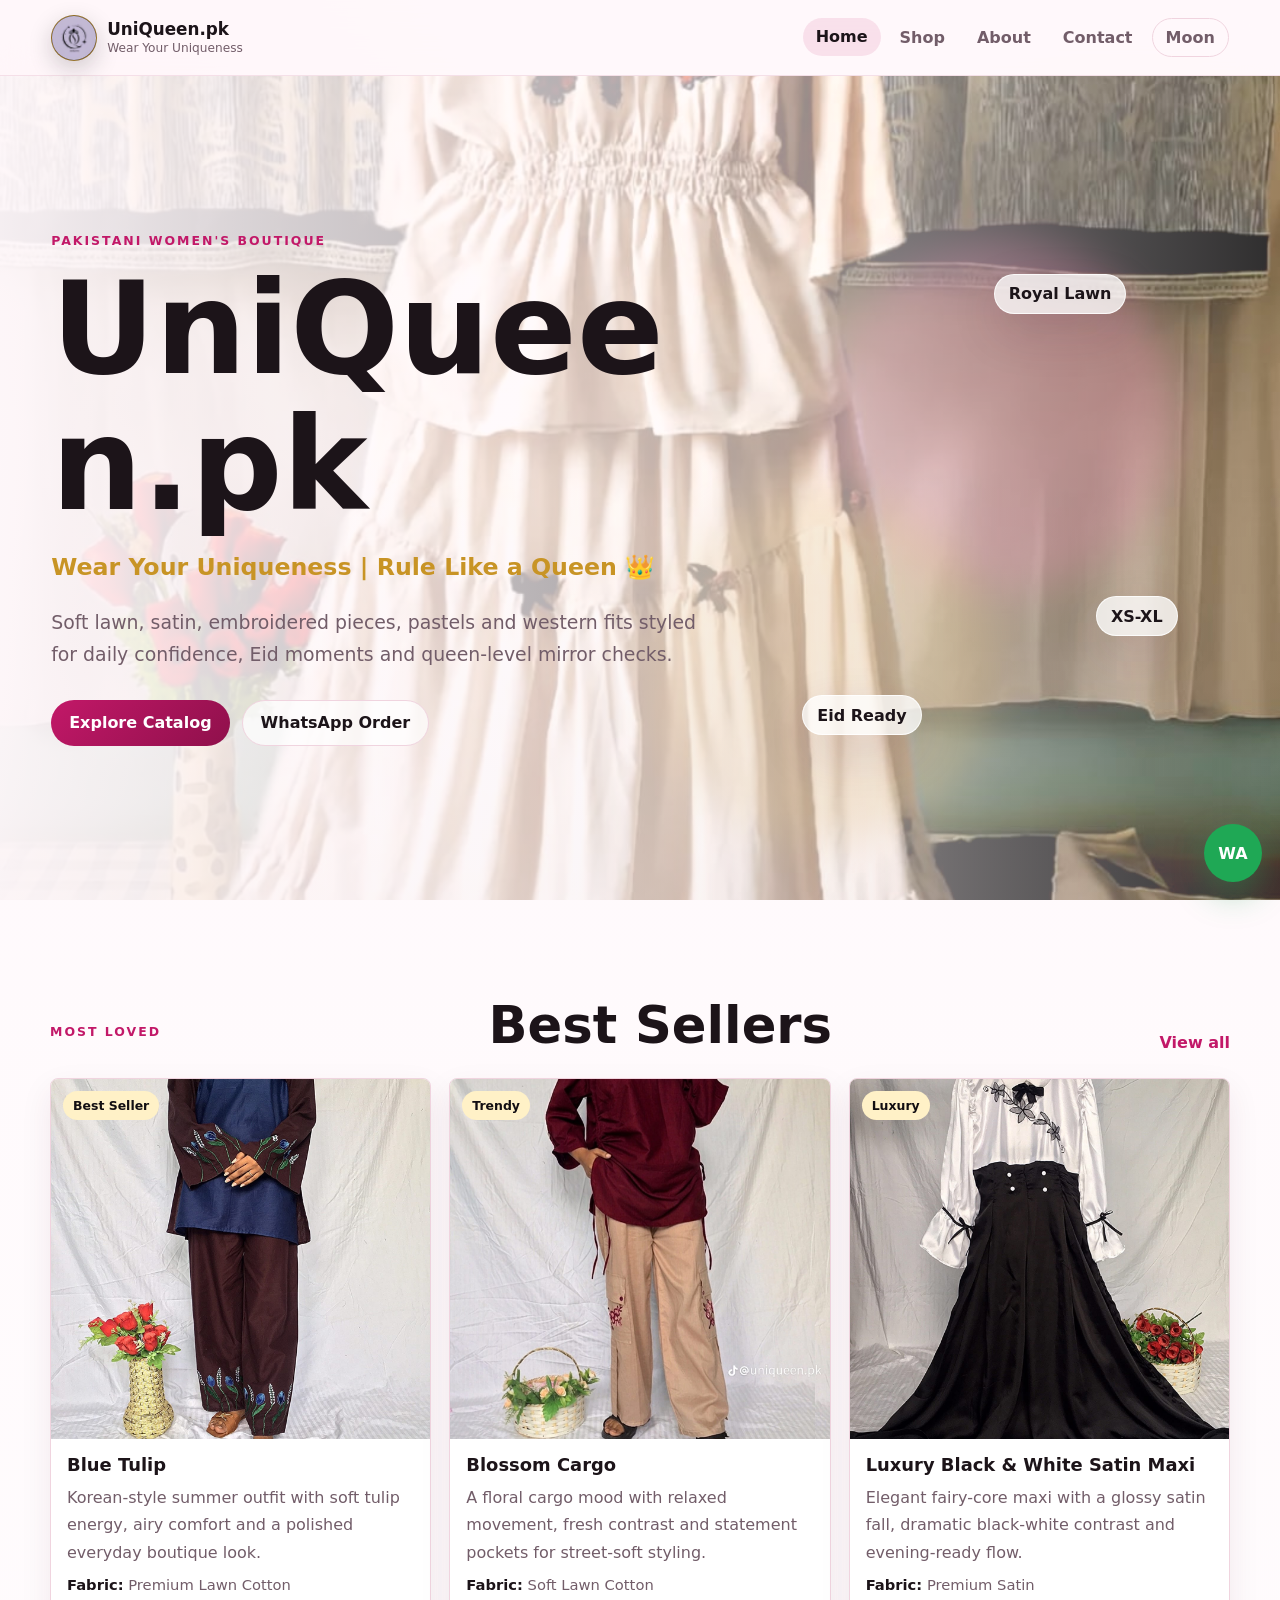
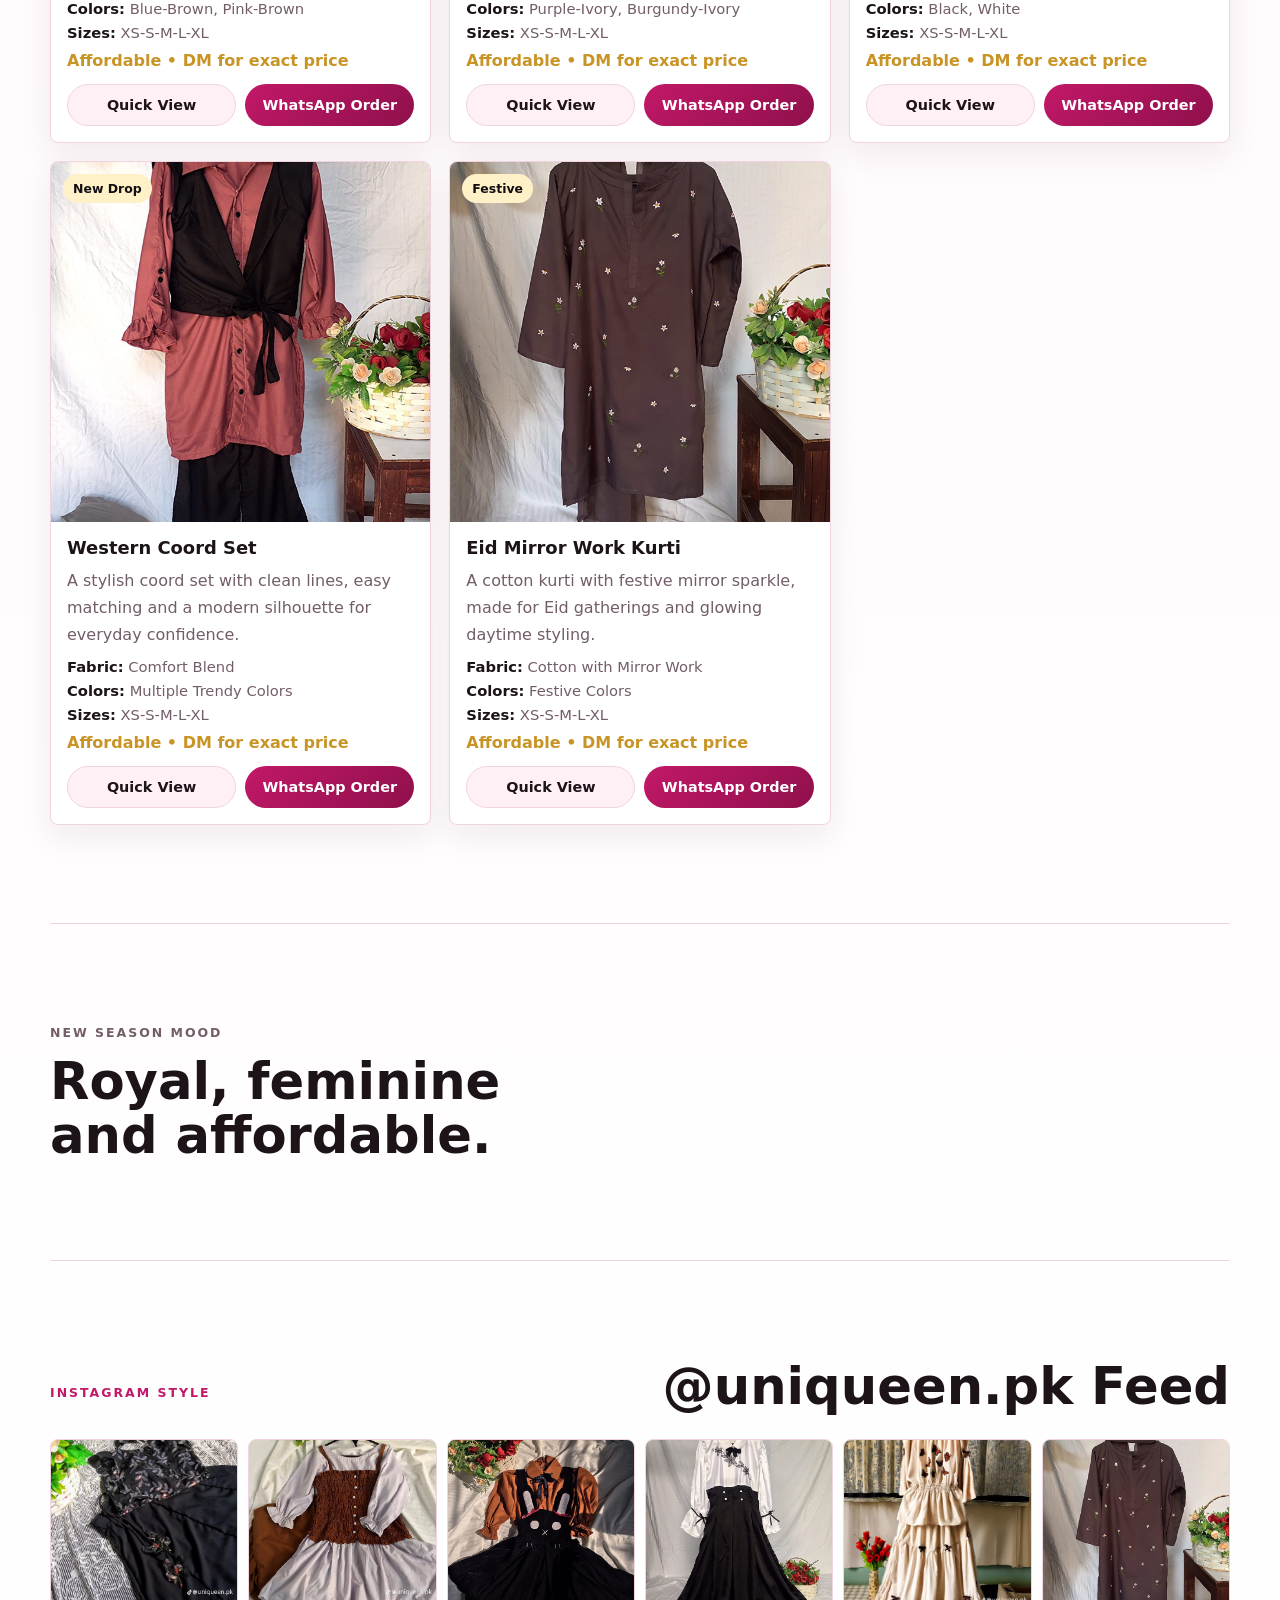
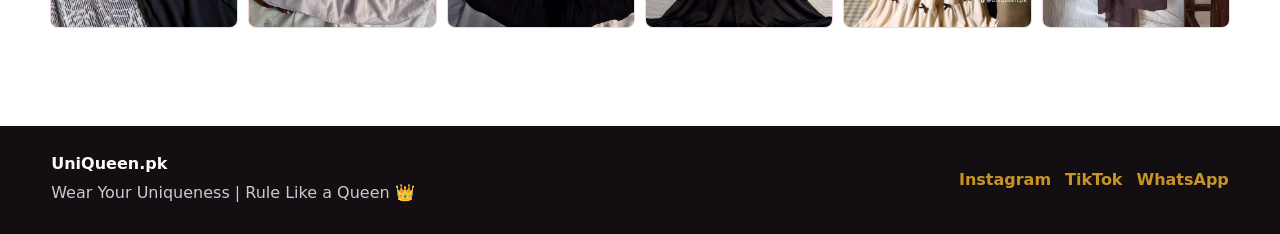
<file: index.html>
<!doctype html>
<html lang="en">
  <head>
    <meta charset="UTF-8" />
    <meta name="viewport" content="width=device-width, initial-scale=1.0" />
    <meta
      name="description"
      content="UniQueen.pk is a Pakistani women's fashion boutique for elegant lawn, satin, embroidered, festive and western outfits."
    />
    <title>UniQueen.pk | Pakistani Women's Fashion Boutique</title>
    <link rel="stylesheet" href="./css/style.css" />
  </head>
  <body data-page="home">
    <header class="site-header" data-header>
      <a class="brand" href="./index.html" aria-label="UniQueen.pk home">
        <img class="brand-mark" src="./images/LOGO.jpeg" alt="" />
        <span>
          <strong>UniQueen.pk</strong>
          <small>Wear Your Uniqueness</small>
        </span>
      </a>
      <button class="nav-toggle" type="button" aria-label="Open menu" aria-expanded="false" data-nav-toggle>
        <span></span><span></span><span></span>
      </button>
      <nav class="site-nav" data-nav>
        <a href="./index.html" data-active="home">Home</a>
        <a href="./shop.html" data-active="shop">Shop</a>
        <a href="./about.html" data-active="about">About</a>
        <a href="./contact.html" data-active="contact">Contact</a>
        <button class="theme-toggle" type="button" aria-label="Toggle dark mode" data-theme-toggle>Moon</button>
      </nav>
    </header>

    <main>
      <section class="hero">
        <div class="hero-media" aria-hidden="true">
          <img src="./images/hero-boutique.jpg" alt="" />
          <div class="hero-glow hero-glow-one"></div>
          <div class="hero-glow hero-glow-two"></div>
          <span class="float-chip chip-one">Royal Lawn</span>
          <span class="float-chip chip-two">Eid Ready</span>
          <span class="float-chip chip-three">XS-XL</span>
        </div>
        <div class="hero-content reveal">
          <p class="eyebrow">Pakistani women's boutique</p>
          <h1>UniQueen.pk</h1>
          <p class="tagline">Wear Your Uniqueness | Rule Like a Queen &#128081;</p>
          <p class="hero-copy">
            Soft lawn, satin, embroidered pieces, pastels and western fits styled for daily confidence, Eid moments and queen-level mirror checks.
          </p>
          <div class="hero-actions">
            <a class="btn primary" href="./shop.html">Explore Catalog</a>
            <a class="btn ghost" href="https://wa.me/923021328966?text=Assalamualaikum%20UniQueen.pk%2C%20I%20want%20to%20order%20an%20outfit." target="_blank" rel="noreferrer">WhatsApp Order</a>
          </div>
        </div>
      </section>

      <section class="section reveal">
        <div class="section-head">
          <p class="eyebrow">Most loved</p>
          <h2>Best Sellers</h2>
          <a class="text-link" href="./shop.html">View all</a>
        </div>
        <div class="product-grid" data-products="featured"></div>
      </section>

      <section class="section split-band reveal">
        <div>
          <p class="eyebrow">New season mood</p>
          <h2>Royal, feminine and affordable.</h2>
        </div>
        <p>
          
        </p>
      </section>

      <section class="section reveal">
        <div class="section-head">
          <p class="eyebrow">Instagram style</p>
          <h2>@uniqueen.pk Feed</h2>
        </div>
        <div class="insta-grid">
          <img src="./images/feed1.jpg" alt="Pastel outfit flat lay for UniQueen.pk" />
          <img src="./images/feed2.jpg" alt="Festive kurti detail for UniQueen.pk" />
          <img src="./images/feed3.jpg" alt="Satin maxi styling for UniQueen.pk" />
          <img src="./images/feed4.jpg" alt="Blue lawn summer outfit for UniQueen.pk" />
          <img src="./images/feed5.jpg" alt="Hoodie set with gold details for UniQueen.pk" />
          <img src="./images/feed6.jpg" alt="Embroidered navy attire for UniQueen.pk" />
        </div>
      </section>
    </main>

    <footer class="site-footer">
      <div>
        <strong>UniQueen.pk</strong>
        <p>Wear Your Uniqueness | Rule Like a Queen &#128081;</p>
      </div>
      <div class="footer-links">
        <a href="https://www.instagram.com/uniqueen.pk" target="_blank" rel="noreferrer">Instagram</a>
        <a href="https://www.tiktok.com/@uniqueen.pk" target="_blank" rel="noreferrer">TikTok</a>
        <a href="https://wa.me/923021328966" target="_blank" rel="noreferrer">WhatsApp</a>
      </div>
    </footer>

    <a class="whatsapp-float" href="https://wa.me/923021328966?text=Assalamualaikum%20UniQueen.pk%2C%20I%20want%20details." target="_blank" rel="noreferrer" aria-label="Order on WhatsApp">WA</a>
    <div class="modal" data-modal aria-hidden="true"></div>
    <script src="./js/script.js"></script>
  </body>
</html>
</file>
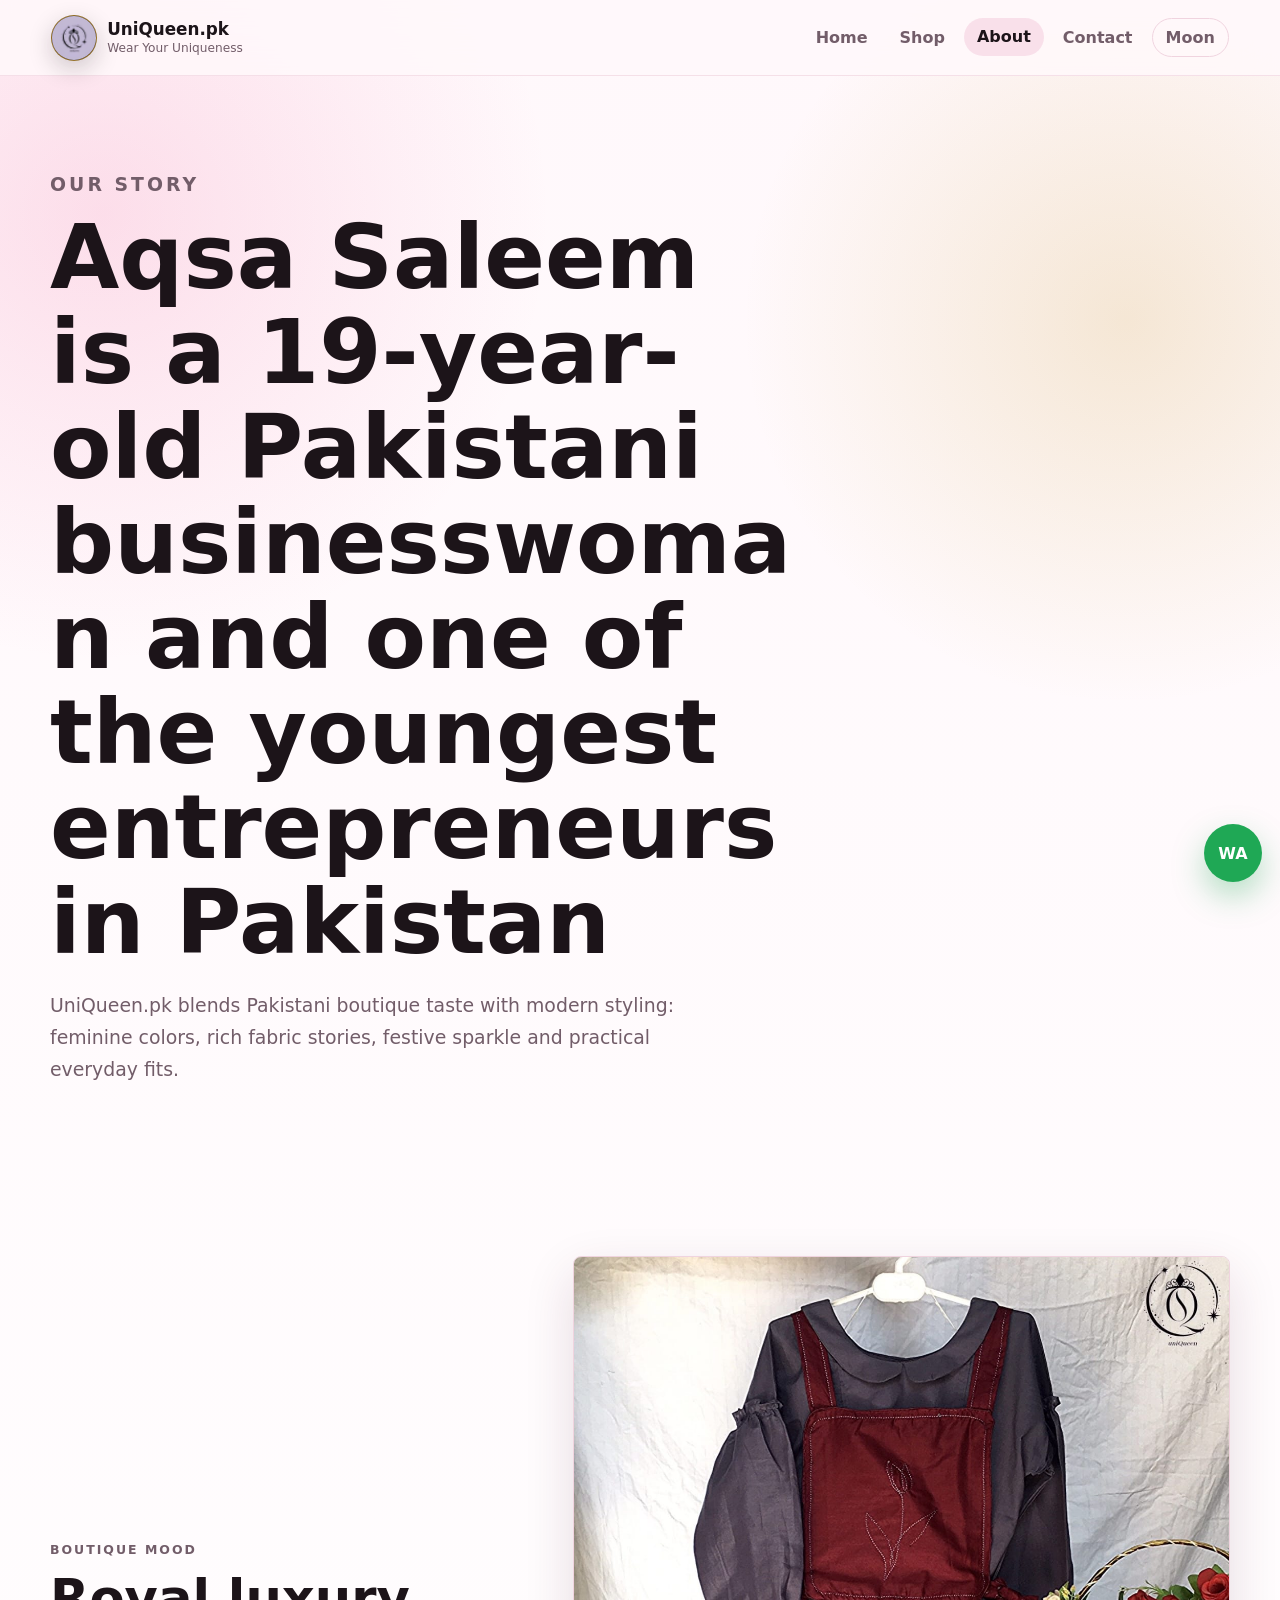
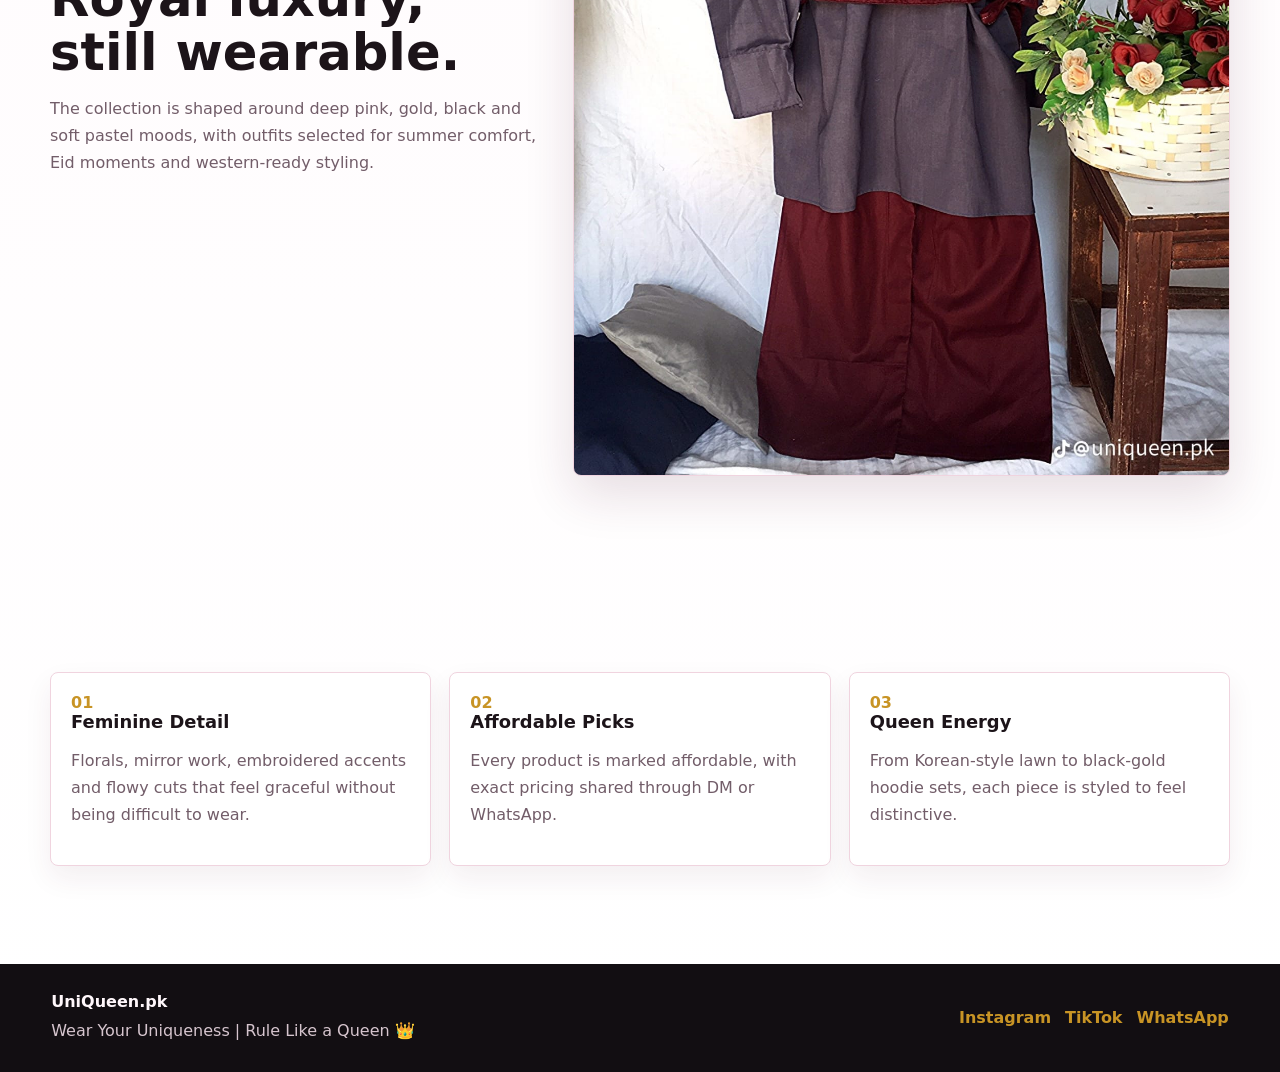
<file: about.html>
<!doctype html>
<html lang="en">
  <head>
    <meta charset="UTF-8" />
    <meta name="viewport" content="width=device-width, initial-scale=1.0" />
    <meta name="description" content="About UniQueen.pk, a feminine royal luxury Pakistani women's fashion boutique." />
    <title>About | UniQueen.pk</title>
    <link rel="stylesheet" href="./css/style.css" />
  </head>
  <body data-page="about">
    <header class="site-header" data-header>
      <a class="brand" href="./index.html" aria-label="UniQueen.pk home">
        <img class="brand-mark" src="./images/LOGO.jpeg" alt="" />
        <span>
          <strong>UniQueen.pk</strong>
          <small>Wear Your Uniqueness</small>
        </span>
      </a>
      <button class="nav-toggle" type="button" aria-label="Open menu" aria-expanded="false" data-nav-toggle>
        <span></span><span></span><span></span>
      </button>
      <nav class="site-nav" data-nav>
        <a href="./index.html" data-active="home">Home</a>
        <a href="./shop.html" data-active="shop">Shop</a>
        <a href="./about.html" data-active="about">About</a>
        <a href="./contact.html" data-active="contact">Contact</a>
        <button class="theme-toggle" type="button" aria-label="Toggle dark mode" data-theme-toggle>Moon</button>
      </nav>
    </header>

    <main>
      <section class="page-hero about-hero reveal">
        <p class="eyebrow">Our story</p>
        <h1>Aqsa Saleem is a 19-year-old Pakistani businesswoman and one of the youngest entrepreneurs in Pakistan</h1>
        <p>
          UniQueen.pk blends Pakistani boutique taste with modern styling: feminine colors, rich fabric stories, festive sparkle and practical everyday fits.
        </p>
      </section>

      <section class="section story-grid reveal">
        <div>
          <p class="eyebrow">Boutique mood</p>
          <h2>Royal luxury, still wearable.</h2>
          <p>
            The collection is shaped around deep pink, gold, black and soft pastel moods, with outfits selected for summer comfort, Eid moments and western-ready styling.
          </p>
        </div>
        <img src="./images/about-studio.jpg" alt="UniQueen.pk boutique styling studio" />
      </section>

      <section class="section values-grid reveal">
        <article>
          <span>01</span>
          <h3>Feminine Detail</h3>
          <p>Florals, mirror work, embroidered accents and flowy cuts that feel graceful without being difficult to wear.</p>
        </article>
        <article>
          <span>02</span>
          <h3>Affordable Picks</h3>
          <p>Every product is marked affordable, with exact pricing shared through DM or WhatsApp.</p>
        </article>
        <article>
          <span>03</span>
          <h3>Queen Energy</h3>
          <p>From Korean-style lawn to black-gold hoodie sets, each piece is styled to feel distinctive.</p>
        </article>
      </section>
    </main>

    <footer class="site-footer">
      <div>
        <strong>UniQueen.pk</strong>
        <p>Wear Your Uniqueness | Rule Like a Queen &#128081;</p>
      </div>
      <div class="footer-links">
        <a href="https://www.instagram.com/uniqueen.pk" target="_blank" rel="noreferrer">Instagram</a>
        <a href="https://www.tiktok.com/@uniqueen.pk" target="_blank" rel="noreferrer">TikTok</a>
        <a href="https://wa.me/923021328966" target="_blank" rel="noreferrer">WhatsApp</a>
      </div>
    </footer>

    <a class="whatsapp-float" href="https://wa.me/923021328966?text=Assalamualaikum%20UniQueen.pk%2C%20I%20want%20details." target="_blank" rel="noreferrer" aria-label="Order on WhatsApp">WA</a>
    <div class="modal" data-modal aria-hidden="true"></div>
    <script src="./js/script.js"></script>
  </body>
</html>
</file>
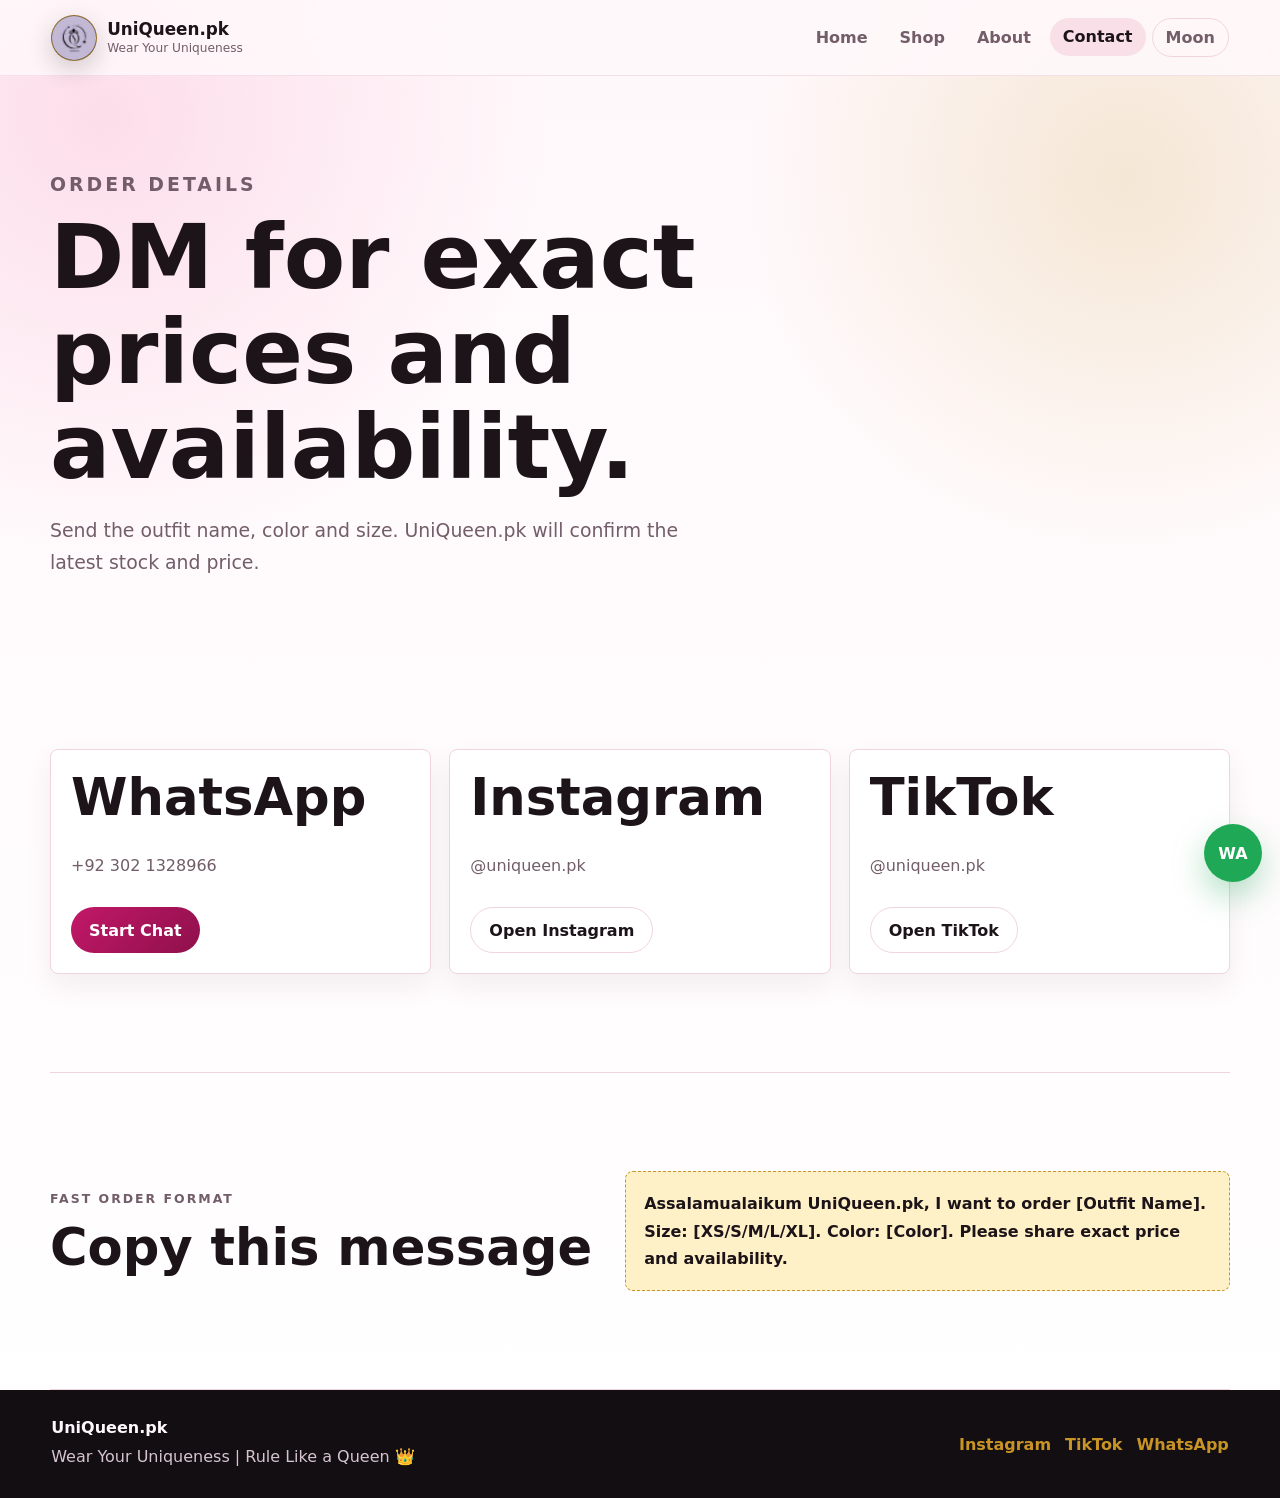
<file: contact.html>
<!doctype html>
<html lang="en">
  <head>
    <meta charset="UTF-8" />
    <meta name="viewport" content="width=device-width, initial-scale=1.0" />
    <meta name="description" content="Contact UniQueen.pk on WhatsApp, Instagram and TikTok for outfit orders and exact prices." />
    <title>Contact | UniQueen.pk</title>
    <link rel="stylesheet" href="./css/style.css" />
  </head>
  <body data-page="contact">
    <header class="site-header" data-header>
      <a class="brand" href="./index.html" aria-label="UniQueen.pk home">
        <img class="brand-mark" src="./images/LOGO.jpeg" alt="" />
        <span>
          <strong>UniQueen.pk</strong>
          <small>Wear Your Uniqueness</small>
        </span>
      </a>
      <button class="nav-toggle" type="button" aria-label="Open menu" aria-expanded="false" data-nav-toggle>
        <span></span><span></span><span></span>
      </button>
      <nav class="site-nav" data-nav>
        <a href="./index.html" data-active="home">Home</a>
        <a href="./shop.html" data-active="shop">Shop</a>
        <a href="./about.html" data-active="about">About</a>
        <a href="./contact.html" data-active="contact">Contact</a>
        <button class="theme-toggle" type="button" aria-label="Toggle dark mode" data-theme-toggle>Moon</button>
      </nav>
    </header>

    <main>
      <section class="page-hero contact-hero reveal">
        <p class="eyebrow">Order details</p>
        <h1>DM for exact prices and availability.</h1>
        <p>Send the outfit name, color and size. UniQueen.pk will confirm the latest stock and price.</p>
      </section>

      <section class="section contact-grid reveal">
        <article class="contact-card">
          <h2>WhatsApp</h2>
          <p>+92 302 1328966</p>
          <a class="btn primary" href="https://wa.me/923021328966?text=Assalamualaikum%20UniQueen.pk%2C%20I%20want%20to%20order." target="_blank" rel="noreferrer">Start Chat</a>
        </article>
        <article class="contact-card">
          <h2>Instagram</h2>
          <p>@uniqueen.pk</p>
          <a class="btn ghost" href="https://www.instagram.com/uniqueen.pk" target="_blank" rel="noreferrer">Open Instagram</a>
        </article>
        <article class="contact-card">
          <h2>TikTok</h2>
          <p>@uniqueen.pk</p>
          <a class="btn ghost" href="https://www.tiktok.com/@uniqueen.pk" target="_blank" rel="noreferrer">Open TikTok</a>
        </article>
      </section>

      <section class="section order-panel reveal">
        <div>
          <p class="eyebrow">Fast order format</p>
          <h2>Copy this message</h2>
        </div>
        <p class="message-box">
          Assalamualaikum UniQueen.pk, I want to order [Outfit Name]. Size: [XS/S/M/L/XL]. Color: [Color]. Please share exact price and availability.
        </p>
      </section>
    </main>

    <footer class="site-footer">
      <div>
        <strong>UniQueen.pk</strong>
        <p>Wear Your Uniqueness | Rule Like a Queen &#128081;</p>
      </div>
      <div class="footer-links">
        <a href="https://www.instagram.com/uniqueen.pk" target="_blank" rel="noreferrer">Instagram</a>
        <a href="https://www.tiktok.com/@uniqueen.pk" target="_blank" rel="noreferrer">TikTok</a>
        <a href="https://wa.me/923021328966" target="_blank" rel="noreferrer">WhatsApp</a>
      </div>
    </footer>

    <a class="whatsapp-float" href="https://wa.me/923021328966?text=Assalamualaikum%20UniQueen.pk%2C%20I%20want%20details." target="_blank" rel="noreferrer" aria-label="Order on WhatsApp">WA</a>
    <div class="modal" data-modal aria-hidden="true"></div>
    <script src="./js/script.js"></script>
  </body>
</html>
</file>
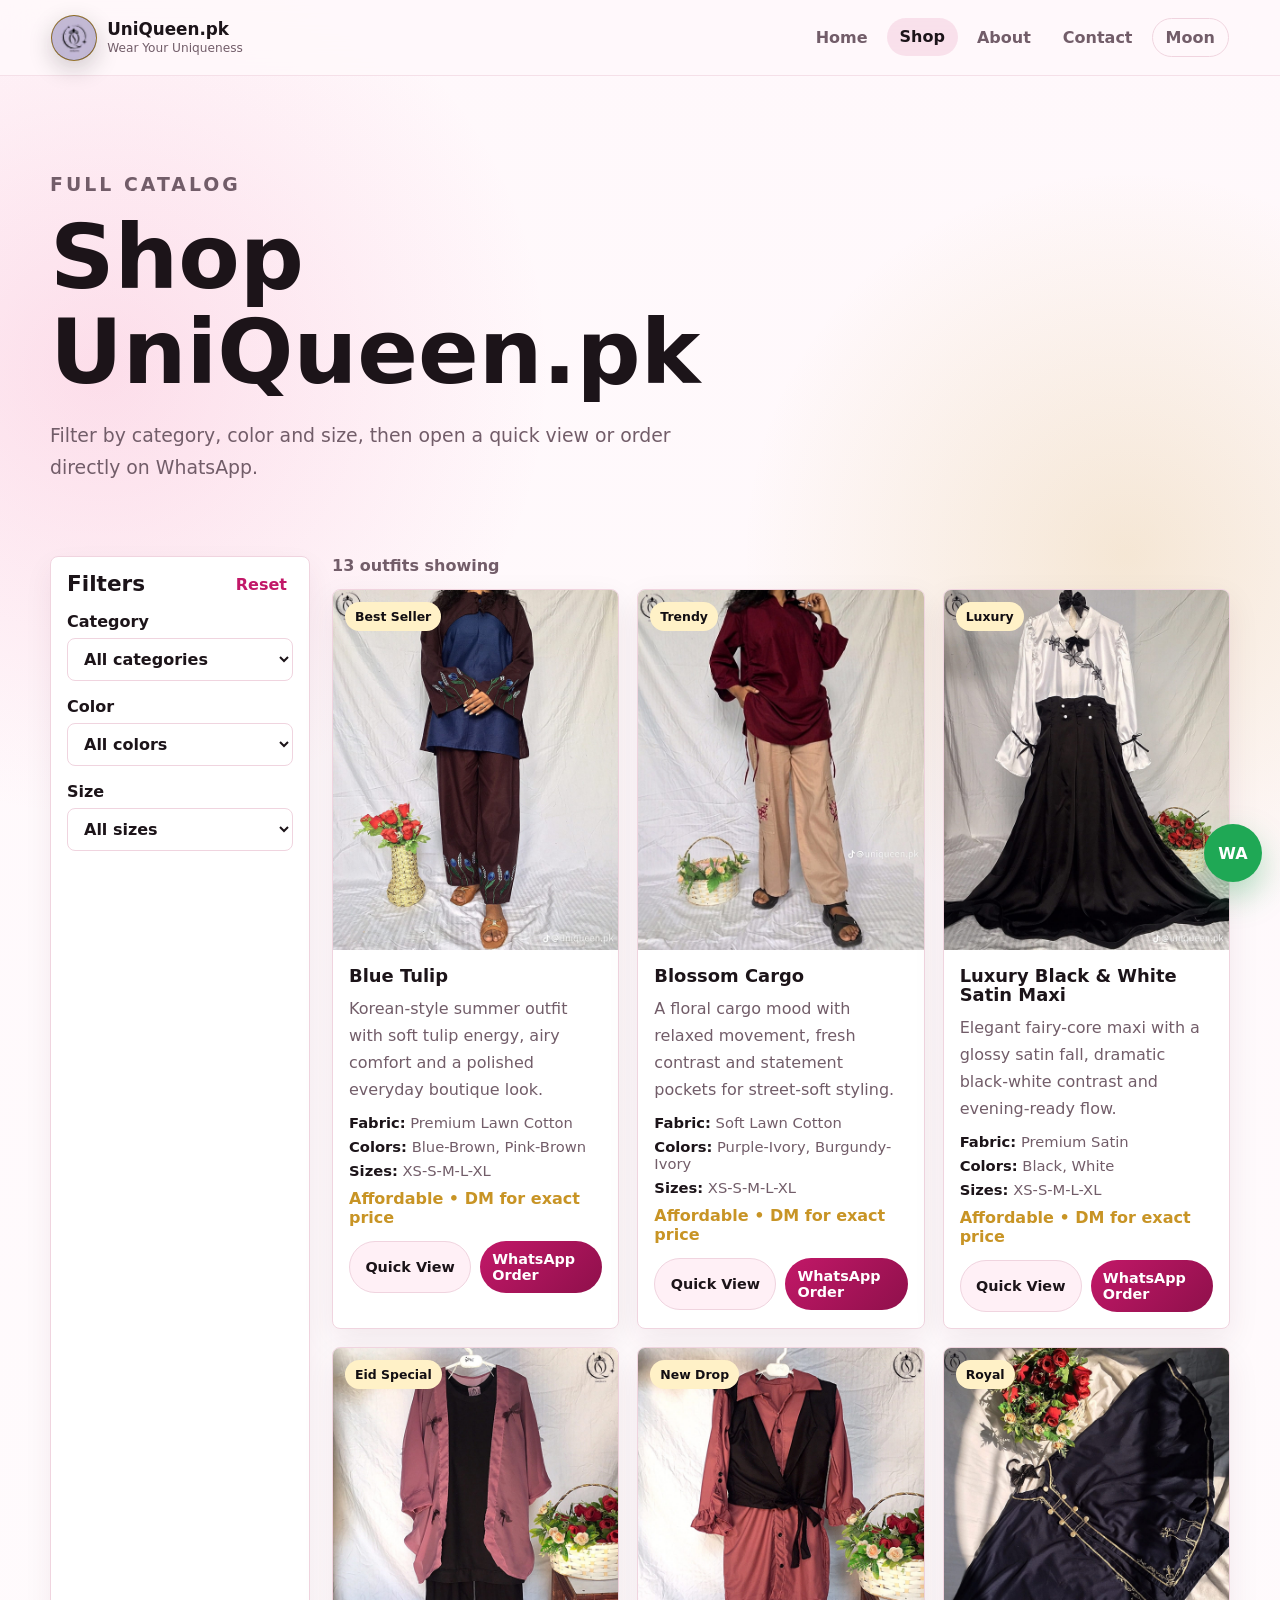
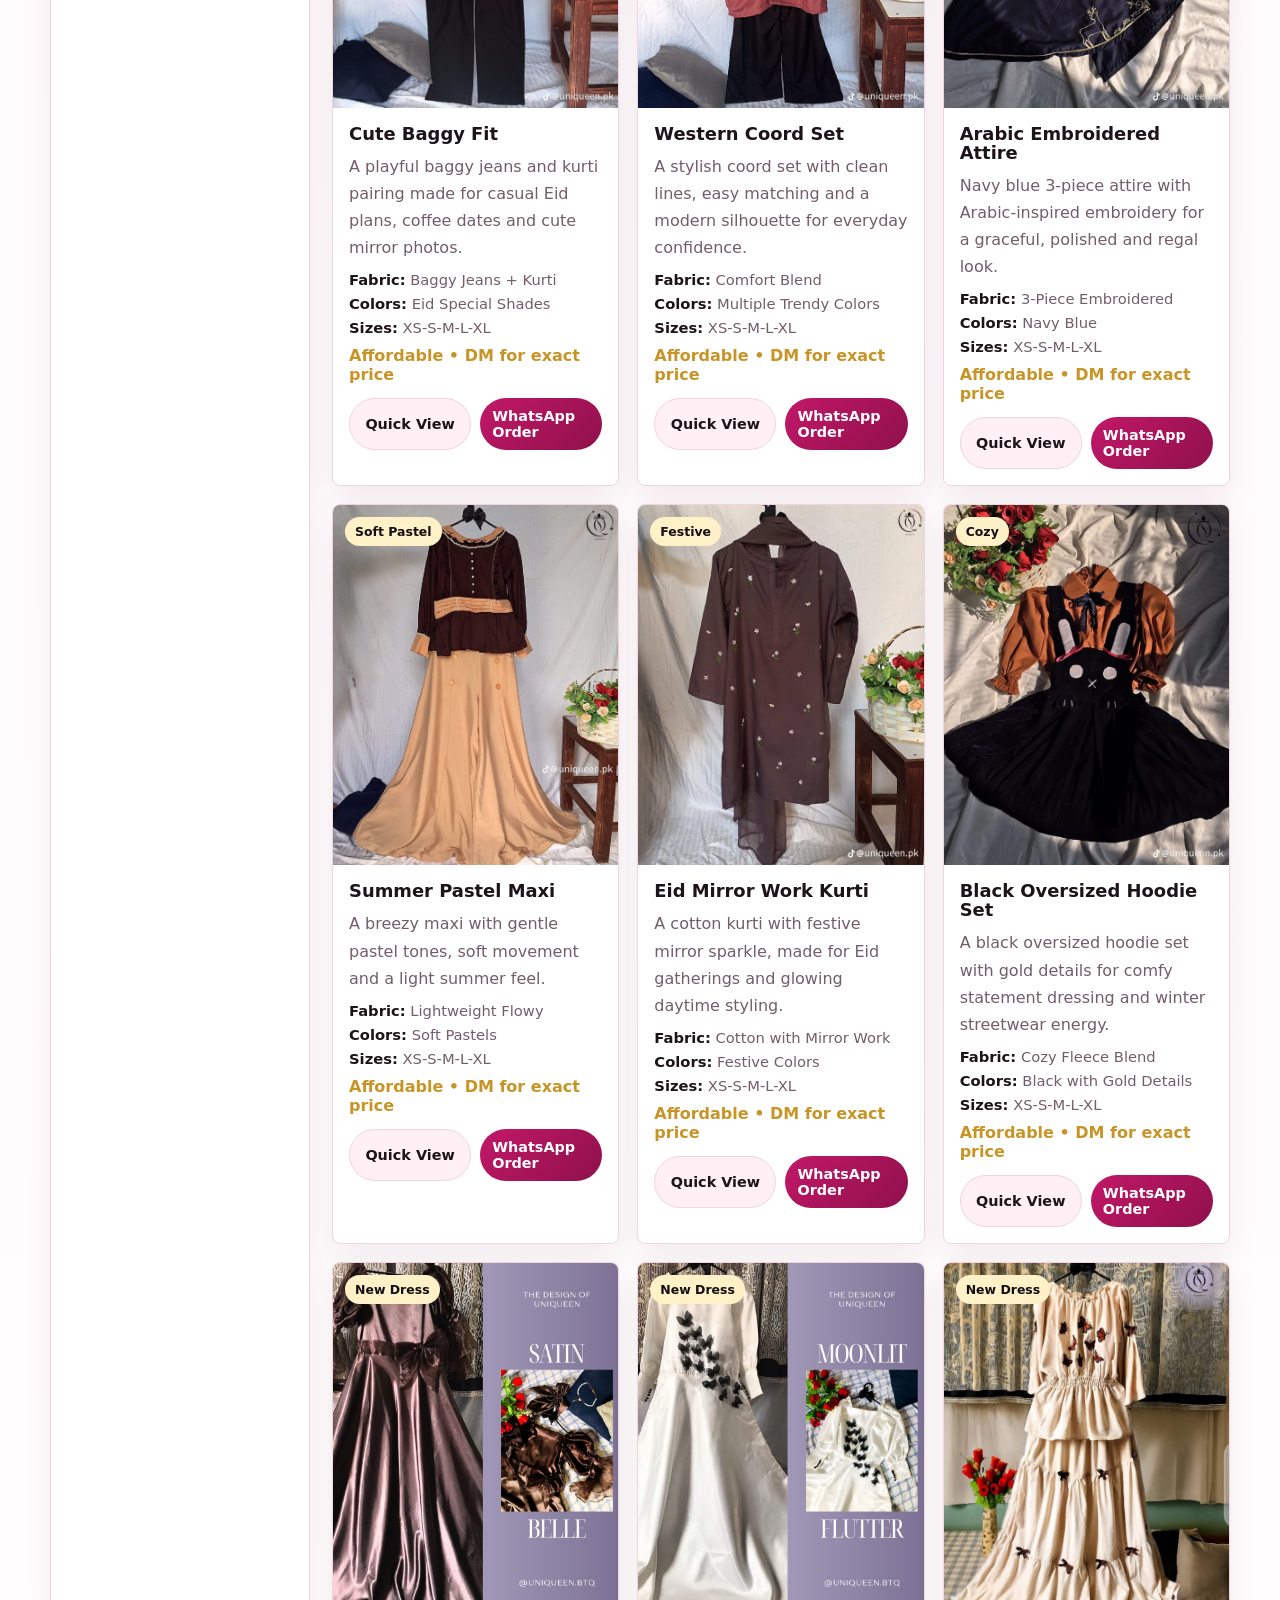
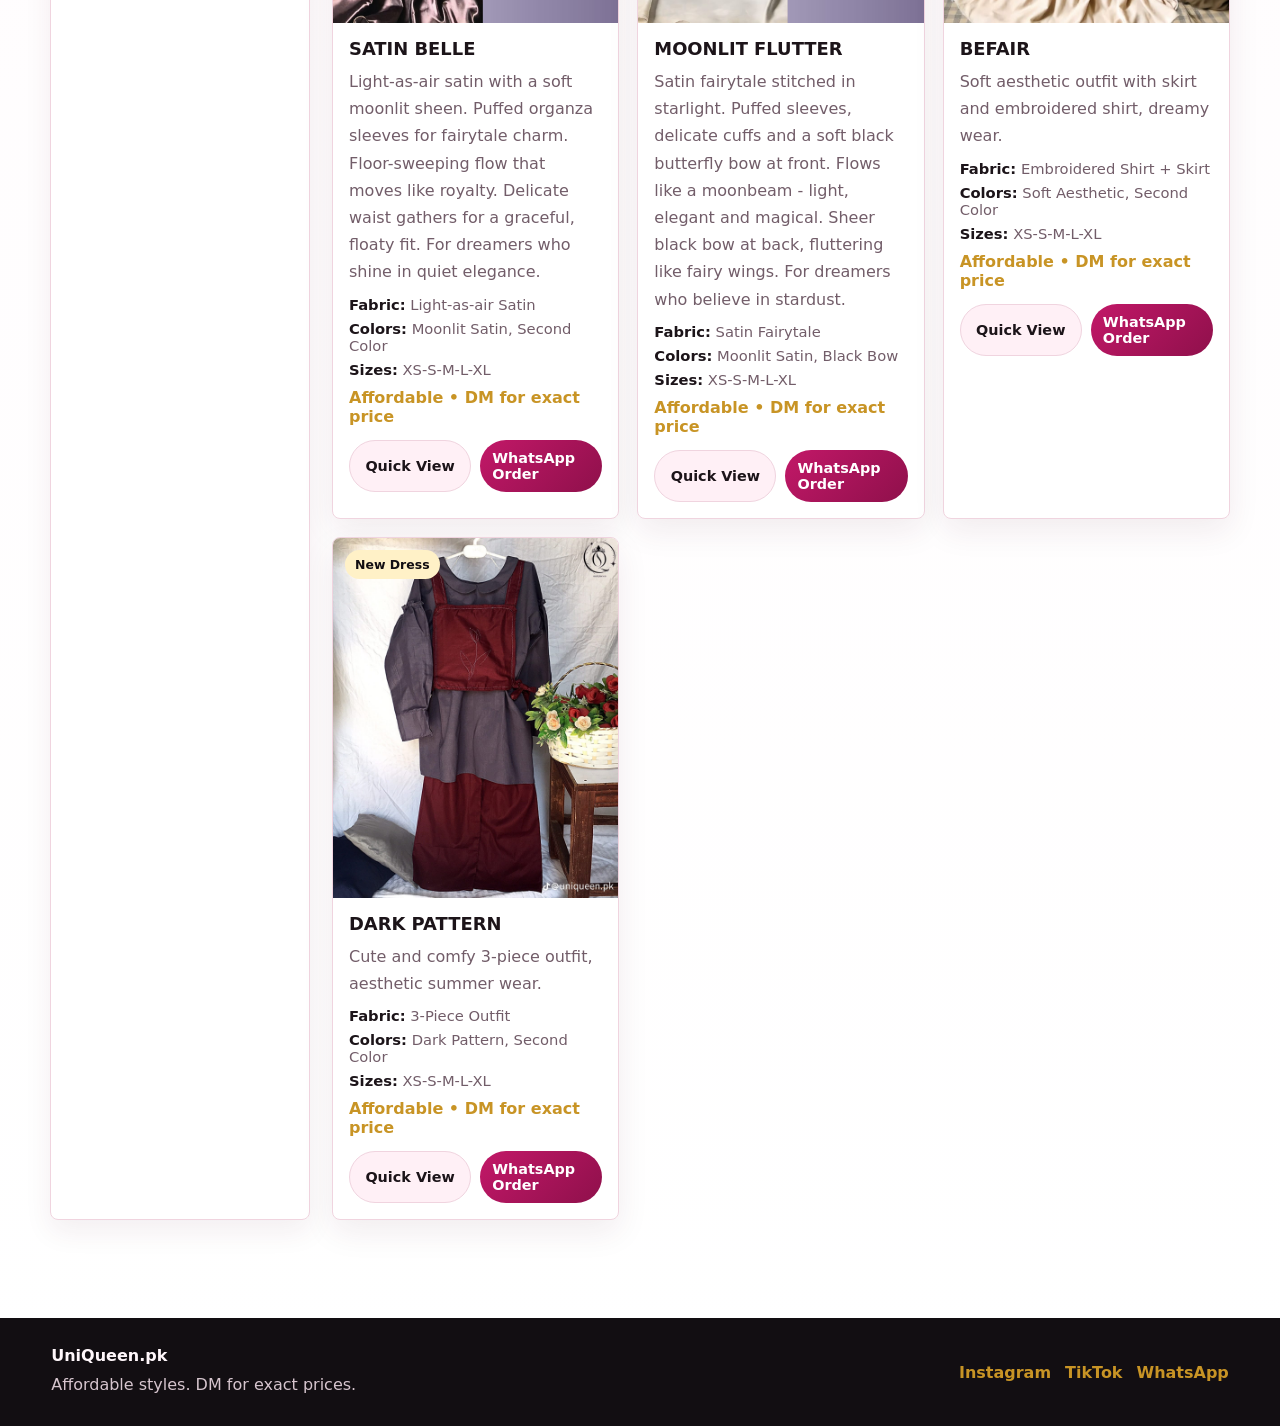
<file: shop.html>
<!doctype html>
<html lang="en">
  <head>
    <meta charset="UTF-8" />
    <meta name="viewport" content="width=device-width, initial-scale=1.0" />
    <meta
      name="description"
      content="Shop all UniQueen.pk outfits including lawn cotton, satin maxi, coord sets, embroidered attire, festive kurtis and hoodie sets."
    />
    <title>Shop | UniQueen.pk</title>
    <link rel="stylesheet" href="./css/style.css" />
  </head>
  <body data-page="shop">
    <header class="site-header" data-header>
      <a class="brand" href="./index.html" aria-label="UniQueen.pk home">
        <img class="brand-mark" src="./images/LOGO.jpeg" alt="" />
        <span>
          <strong>UniQueen.pk</strong>
          <small>Wear Your Uniqueness</small>
        </span>
      </a>
      <button class="nav-toggle" type="button" aria-label="Open menu" aria-expanded="false" data-nav-toggle>
        <span></span><span></span><span></span>
      </button>
      <nav class="site-nav" data-nav>
        <a href="./index.html" data-active="home">Home</a>
        <a href="./shop.html" data-active="shop">Shop</a>
        <a href="./about.html" data-active="about">About</a>
        <a href="./contact.html" data-active="contact">Contact</a>
        <button class="theme-toggle" type="button" aria-label="Toggle dark mode" data-theme-toggle>Moon</button>
      </nav>
    </header>

    <main>
      <section class="page-hero reveal">
        <p class="eyebrow">Full catalog</p>
        <h1>Shop UniQueen.pk</h1>
        <p>Filter by category, color and size, then open a quick view or order directly on WhatsApp.</p>
      </section>

      <section class="shop-shell reveal">
        <aside class="filters-panel" aria-label="Catalog filters">
          <div class="filters-head">
            <h2>Filters</h2>
            <button class="text-link" type="button" data-reset-filters>Reset</button>
          </div>
          <label>
            Category
            <select data-filter="category">
              <option value="all">All categories</option>
              <option value="lawn">Lawn cotton</option>
              <option value="maxi">Maxi</option>
              <option value="western">Western</option>
              <option value="embroidered">Embroidered</option>
              <option value="festive">Festive</option>
              <option value="hoodie">Hoodie</option>
            </select>
          </label>
          <label>
            Color
            <select data-filter="color">
              <option value="all">All colors</option>
              <option value="blue">Blue</option>
              <option value="pink">Pink</option>
              <option value="purple">Purple</option>
              <option value="burgundy">Burgundy</option>
              <option value="black">Black</option>
              <option value="white">White</option>
              <option value="gold">Gold</option>
              <option value="pastel">Pastel</option>
            </select>
          </label>
          <label>
            Size
            <select data-filter="size">
              <option value="all">All sizes</option>
              <option value="XS">XS</option>
              <option value="S">S</option>
              <option value="M">M</option>
              <option value="L">L</option>
              <option value="XL">XL</option>
            </select>
          </label>
        </aside>
        <div>
          <div class="catalog-count" data-catalog-count></div>
          <div class="product-grid" data-products="all"></div>
        </div>
      </section>
    </main>

    <footer class="site-footer">
      <div>
        <strong>UniQueen.pk</strong>
        <p>Affordable styles. DM for exact prices.</p>
      </div>
      <div class="footer-links">
        <a href="https://www.instagram.com/uniqueen.pk" target="_blank" rel="noreferrer">Instagram</a>
        <a href="https://www.tiktok.com/@uniqueen.pk" target="_blank" rel="noreferrer">TikTok</a>
        <a href="https://wa.me/923021328966" target="_blank" rel="noreferrer">WhatsApp</a>
      </div>
    </footer>

    <a class="whatsapp-float" href="https://wa.me/923021328966?text=Assalamualaikum%20UniQueen.pk%2C%20I%20want%20details." target="_blank" rel="noreferrer" aria-label="Order on WhatsApp">WA</a>
    <div class="modal" data-modal aria-hidden="true"></div>
    <script src="./js/script.js"></script>
  </body>
</html>
</file>
<file: css/style.css>
:root {
  color-scheme: light;
  --bg: #fff8fb;
  --bg-strong: #171016;
  --surface: #ffffff;
  --surface-soft: #fff0f6;
  --ink: #1c1419;
  --muted: #725d69;
  --line: #f0d4df;
  --pink: #c21868;
  --pink-2: #f0629a;
  --gold: #c89425;
  --gold-soft: #fff1c7;
  --black: #120e12;
  --pastel-blue: #d9eef7;
  --pastel-mint: #dff5e8;
  --pastel-lilac: #eadffc;
  --shadow: 0 18px 50px rgba(80, 24, 52, 0.14);
  --radius: 8px;
  font-family: Inter, ui-sans-serif, system-ui, -apple-system, BlinkMacSystemFont, "Segoe UI", sans-serif;
}

[data-theme="dark"] {
  color-scheme: dark;
  --bg: #130e12;
  --surface: #211820;
  --surface-soft: #2c1a27;
  --ink: #fff7fb;
  --muted: #d0b6c3;
  --line: #493041;
  --gold-soft: #3b2d13;
  --shadow: 0 18px 50px rgba(0, 0, 0, 0.32);
}

* {
  box-sizing: border-box;
}

html {
  scroll-behavior: smooth;
}

body {
  margin: 0;
  min-width: 320px;
  background:
    radial-gradient(circle at 8% 8%, rgba(240, 98, 154, 0.18), transparent 28rem),
    radial-gradient(circle at 88% 12%, rgba(200, 148, 37, 0.18), transparent 24rem),
    linear-gradient(180deg, var(--bg), #fff);
  color: var(--ink);
}

[data-theme="dark"] body,
body[data-theme="dark"] {
  background:
    radial-gradient(circle at 8% 8%, rgba(194, 24, 104, 0.2), transparent 28rem),
    radial-gradient(circle at 88% 12%, rgba(200, 148, 37, 0.16), transparent 24rem),
    #130e12;
}

body.locked {
  overflow: hidden;
}

a {
  color: inherit;
  text-decoration: none;
}

img {
  display: block;
  width: 100%;
  height: 100%;
  object-fit: cover;
}

button,
input,
select,
textarea {
  font: inherit;
}

button {
  border: 0;
  cursor: pointer;
}

.site-header {
  position: sticky;
  top: 0;
  z-index: 20;
  display: flex;
  align-items: center;
  justify-content: space-between;
  min-height: 76px;
  padding: 12px clamp(16px, 4vw, 56px);
  border-bottom: 1px solid rgba(240, 212, 223, 0.68);
  background: rgba(255, 248, 251, 0.86);
  backdrop-filter: blur(18px);
  transition: box-shadow 220ms ease, background 220ms ease;
}

[data-theme="dark"] .site-header {
  background: rgba(19, 14, 18, 0.82);
  border-color: rgba(73, 48, 65, 0.75);
}

.site-header.scrolled {
  box-shadow: 0 10px 30px rgba(80, 24, 52, 0.1);
}

.brand {
  display: inline-flex;
  align-items: center;
  gap: 10px;
  min-width: 0;
}

.brand-mark {
  width: 46px;
  height: 46px;
  display: grid;
  place-items: center;
  border: 1px solid rgba(200, 148, 37, 0.65);
  border-radius: 50%;
  background:
    linear-gradient(145deg, rgba(255, 255, 255, 0.2), transparent),
    var(--black);
  color: var(--gold);
  font-weight: 900;
  box-shadow: 0 8px 24px rgba(18, 14, 18, 0.2);
}

.brand strong,
.brand small {
  display: block;
  line-height: 1.1;
}

.brand strong {
  font-size: 1.05rem;
}

.brand small {
  margin-top: 4px;
  color: var(--muted);
  font-size: 0.76rem;
}

.site-nav {
  display: flex;
  align-items: center;
  gap: 6px;
}

.site-nav a,
.theme-toggle {
  min-height: 38px;
  border-radius: 999px;
  padding: 9px 13px;
  color: var(--muted);
  background: transparent;
  font-weight: 800;
  transition: color 180ms ease, background 180ms ease, transform 180ms ease;
}

.site-nav a:hover,
.site-nav a.active,
.theme-toggle:hover {
  color: var(--ink);
  background: rgba(194, 24, 104, 0.1);
  transform: translateY(-1px);
}

.theme-toggle {
  border: 1px solid var(--line);
}

.nav-toggle {
  display: none;
  width: 42px;
  height: 42px;
  border-radius: var(--radius);
  background: var(--surface);
  border: 1px solid var(--line);
}

.nav-toggle span {
  display: block;
  width: 18px;
  height: 2px;
  margin: 4px auto;
  background: var(--ink);
}

.hero {
  min-height: calc(100vh - 76px);
  display: grid;
  align-items: center;
  padding: clamp(32px, 5vw, 72px) clamp(16px, 4vw, 56px);
  position: relative;
  overflow: hidden;
}

.hero-media {
  position: absolute;
  inset: 0;
  z-index: 0;
}

.hero-media img {
  filter: saturate(1.06) contrast(1.04);
}

.hero-media::after {
  content: "";
  position: absolute;
  inset: 0;
  background:
    linear-gradient(90deg, rgba(255, 248, 251, 0.96), rgba(255, 248, 251, 0.68), rgba(255, 248, 251, 0.18)),
    linear-gradient(0deg, rgba(18, 14, 18, 0.06), transparent 55%);
}

[data-theme="dark"] .hero-media::after {
  background:
    linear-gradient(90deg, rgba(19, 14, 18, 0.96), rgba(19, 14, 18, 0.72), rgba(19, 14, 18, 0.28)),
    linear-gradient(0deg, rgba(0, 0, 0, 0.16), transparent 55%);
}

.hero-content {
  width: min(670px, 100%);
  position: relative;
  z-index: 1;
}

.eyebrow {
  margin: 0 0 10px;
  color: var(--pink);
  text-transform: uppercase;
  font-size: 0.78rem;
  letter-spacing: 0.16em;
  font-weight: 900;
}

h1,
h2,
h3,
p {
  letter-spacing: 0;
}

h1,
h2,
h3 {
  margin: 0;
  line-height: 1.06;
}

h1 {
  font-size: clamp(3.1rem, 10vw, 8.4rem);
  max-width: 10ch;
  overflow-wrap: anywhere;
}

.page-hero h1 {
  font-size: clamp(2.5rem, 7vw, 5.9rem);
  max-width: 12ch;
}

h2 {
  font-size: clamp(2rem, 4vw, 4rem);
}

h3 {
  font-size: 1.12rem;
}

p {
  line-height: 1.7;
}

.tagline {
  margin: 14px 0 0;
  color: var(--gold);
  font-weight: 900;
  font-size: clamp(1.08rem, 2.2vw, 1.48rem);
}

.hero-copy,
.page-hero p {
  max-width: 660px;
  color: var(--muted);
  font-size: clamp(1rem, 2vw, 1.18rem);
}

.hero-actions {
  display: flex;
  flex-wrap: wrap;
  gap: 12px;
  margin-top: 30px;
}

.btn {
  min-height: 46px;
  display: inline-flex;
  align-items: center;
  justify-content: center;
  gap: 8px;
  border-radius: 999px;
  padding: 12px 18px;
  font-weight: 900;
  transition: transform 180ms ease, box-shadow 180ms ease, background 180ms ease;
}

.btn:hover {
  transform: translateY(-2px);
  box-shadow: 0 16px 34px rgba(194, 24, 104, 0.22);
}

.btn.primary {
  color: #ffffff;
  background: linear-gradient(135deg, var(--pink), #8f104b);
}

.btn.ghost {
  color: var(--ink);
  background: rgba(255, 255, 255, 0.72);
  border: 1px solid var(--line);
}

[data-theme="dark"] .btn.ghost {
  background: rgba(255, 255, 255, 0.08);
}

.hero-glow {
  position: absolute;
  width: 22rem;
  height: 22rem;
  border-radius: 50%;
  filter: blur(20px);
  opacity: 0.3;
  animation: drift 7s ease-in-out infinite alternate;
}

.hero-glow-one {
  right: 8%;
  top: 20%;
  background: var(--pink-2);
}

.hero-glow-two {
  right: 22%;
  bottom: 7%;
  background: var(--gold);
  animation-delay: -2s;
}

.float-chip {
  position: absolute;
  z-index: 1;
  display: inline-flex;
  align-items: center;
  min-height: 40px;
  border-radius: 999px;
  padding: 9px 14px;
  color: var(--ink);
  background: rgba(255, 255, 255, 0.76);
  border: 1px solid rgba(255, 255, 255, 0.8);
  box-shadow: var(--shadow);
  font-weight: 900;
  animation: floaty 4s ease-in-out infinite;
}

.chip-one {
  right: 12%;
  top: 24%;
}

.chip-two {
  right: 28%;
  bottom: 20%;
  animation-delay: -1.4s;
}

.chip-three {
  right: 8%;
  bottom: 32%;
  animation-delay: -2.2s;
}

.section,
.page-hero,
.shop-shell {
  width: min(1180px, calc(100% - 32px));
  margin: 0 auto;
}

.section {
  padding: clamp(54px, 8vw, 98px) 0;
}

.page-hero {
  padding: clamp(54px, 8vw, 92px) 0 clamp(28px, 5vw, 54px);
}

.section-head {
  display: flex;
  align-items: end;
  justify-content: space-between;
  gap: 18px;
  margin-bottom: 26px;
}

.text-link {
  width: fit-content;
  color: var(--pink);
  background: transparent;
  border: 0;
  font-weight: 900;
}

.product-grid {
  display: grid;
  grid-template-columns: repeat(3, minmax(0, 1fr));
  gap: 18px;
}

.product-card {
  overflow: hidden;
  border: 1px solid var(--line);
  border-radius: var(--radius);
  background: var(--surface);
  box-shadow: 0 12px 32px rgba(80, 24, 52, 0.08);
  transform: translateZ(0);
  transition: transform 220ms ease, box-shadow 220ms ease, border-color 220ms ease;
}

.product-card:hover {
  transform: translateY(-5px);
  border-color: rgba(200, 148, 37, 0.62);
  box-shadow: var(--shadow);
}

.product-media,
.story-grid img,
.insta-grid img {
  position: relative;
  background:
    linear-gradient(135deg, rgba(194, 24, 104, 0.18), rgba(200, 148, 37, 0.18)),
    var(--surface-soft);
}

.product-media {
  height: 360px;
  overflow: hidden;
}

.product-media::after,
.hero-media.image-missing::before {
  content: "Add local photo";
  position: absolute;
  inset: auto 14px 14px 14px;
  display: grid;
  place-items: center;
  min-height: 38px;
  border-radius: var(--radius);
  color: var(--ink);
  background: rgba(255, 255, 255, 0.76);
  border: 1px solid rgba(255, 255, 255, 0.9);
  font-weight: 900;
}

.product-media:not(.image-missing)::after {
  display: none;
}

.product-media img {
  transition: transform 420ms ease, opacity 220ms ease;
}

.product-card:hover .product-media img {
  transform: scale(1.07);
}

.image-missing img {
  opacity: 0;
}

img.image-missing {
  opacity: 1;
  filter: saturate(0.85);
}

.product-badge {
  position: absolute;
  top: 12px;
  left: 12px;
  z-index: 2;
  border-radius: 999px;
  padding: 7px 10px;
  color: var(--black);
  background: var(--gold-soft);
  font-size: 0.78rem;
  font-weight: 900;
}

.product-body {
  display: grid;
  gap: 10px;
  padding: 16px;
}

.product-body p {
  margin: 0;
  color: var(--muted);
}

.meta-list {
  display: grid;
  gap: 7px;
  color: var(--muted);
  font-size: 0.92rem;
}

.meta-list strong {
  color: var(--ink);
}

.card-actions {
  display: grid;
  grid-template-columns: 1fr 1fr;
  gap: 9px;
  margin-top: 4px;
}

.card-actions .btn {
  min-height: 42px;
  padding: 10px 12px;
  font-size: 0.9rem;
}

.quick-btn {
  color: var(--ink);
  background: var(--surface-soft);
  border: 1px solid var(--line);
}

.price-note {
  color: var(--gold);
  font-weight: 900;
}

.split-band,
.order-panel {
  display: grid;
  grid-template-columns: 0.95fr 1.05fr;
  gap: 28px;
  align-items: center;
  border-block: 1px solid var(--line);
}

.split-band p,
.order-panel p {
  color: var(--muted);
}

.insta-grid {
  display: grid;
  grid-template-columns: repeat(6, 1fr);
  gap: 10px;
}

.insta-grid img {
  aspect-ratio: 1;
  border-radius: var(--radius);
  border: 1px solid var(--line);
}

.shop-shell {
  display: grid;
  grid-template-columns: 260px 1fr;
  gap: 22px;
  padding-bottom: clamp(54px, 8vw, 98px);
}

.filters-panel,
.contact-card,
.values-grid article {
  border: 1px solid var(--line);
  border-radius: var(--radius);
  background: var(--surface);
  box-shadow: 0 12px 28px rgba(80, 24, 52, 0.07);
}

.filters-panel {
  position: sticky;
  top: 96px;
  display: grid;
  align-content: start;
  gap: 16px;
  padding: 16px;
}

.filters-head {
  display: flex;
  align-items: center;
  justify-content: space-between;
  gap: 12px;
}

.filters-head h2 {
  font-size: 1.35rem;
}

label {
  display: grid;
  gap: 7px;
  color: var(--ink);
  font-weight: 900;
}

select,
input,
textarea {
  width: 100%;
  min-height: 42px;
  border: 1px solid var(--line);
  border-radius: var(--radius);
  padding: 10px 12px;
  color: var(--ink);
  background: var(--surface);
  outline: none;
}

select:focus,
input:focus,
textarea:focus {
  border-color: var(--pink);
  box-shadow: 0 0 0 3px rgba(194, 24, 104, 0.14);
}

.catalog-count {
  margin-bottom: 14px;
  color: var(--muted);
  font-weight: 800;
}

.story-grid {
  display: grid;
  grid-template-columns: 0.86fr 1.14fr;
  gap: 28px;
  align-items: center;
}

.story-grid p {
  color: var(--muted);
}

.story-grid img {
  min-height: 420px;
  border-radius: var(--radius);
  border: 1px solid var(--line);
  box-shadow: var(--shadow);
}

.values-grid,
.contact-grid {
  display: grid;
  grid-template-columns: repeat(3, 1fr);
  gap: 18px;
}

.values-grid article,
.contact-card {
  padding: 20px;
}

.values-grid span {
  color: var(--gold);
  font-weight: 900;
}

.values-grid p,
.contact-card p {
  color: var(--muted);
}

.contact-card {
  display: grid;
  gap: 12px;
}

.contact-card .btn {
  width: fit-content;
}

.message-box {
  margin: 0;
  padding: 18px;
  border: 1px dashed var(--gold);
  border-radius: var(--radius);
  background: var(--gold-soft);
  color: var(--ink) !important;
  font-weight: 800;
}

.site-footer {
  display: flex;
  align-items: center;
  justify-content: space-between;
  gap: 22px;
  padding: 28px clamp(16px, 4vw, 56px);
  color: #fff7fb;
  background: var(--black);
}

.site-footer p {
  margin: 6px 0 0;
  color: #d6c5ce;
}

.footer-links {
  display: flex;
  flex-wrap: wrap;
  gap: 14px;
  font-weight: 900;
}

.footer-links a {
  color: var(--gold);
}

.whatsapp-float {
  position: fixed;
  right: 18px;
  bottom: 18px;
  z-index: 30;
  width: 58px;
  height: 58px;
  display: grid;
  place-items: center;
  border-radius: 50%;
  color: #ffffff;
  background: #1fa855;
  box-shadow: 0 14px 32px rgba(31, 168, 85, 0.34);
  font-weight: 900;
  animation: pulse 2.2s ease-in-out infinite;
}

.modal {
  position: fixed;
  inset: 0;
  z-index: 40;
  display: none;
  align-items: center;
  justify-content: center;
  padding: 18px;
  background: rgba(18, 14, 18, 0.68);
  backdrop-filter: blur(8px);
}

.modal.open {
  display: flex;
}

.modal-panel {
  width: min(880px, 100%);
  max-height: min(760px, calc(100vh - 36px));
  overflow: auto;
  display: grid;
  grid-template-columns: 0.95fr 1.05fr;
  border: 1px solid var(--line);
  border-radius: var(--radius);
  background: var(--surface);
  box-shadow: var(--shadow);
}

.modal-panel .product-media {
  height: auto;
  min-height: 500px;
}

.modal-content {
  display: grid;
  align-content: start;
  gap: 14px;
  padding: 22px;
}

.modal-close {
  justify-self: end;
  width: 38px;
  height: 38px;
  border-radius: var(--radius);
  color: var(--ink);
  background: var(--surface-soft);
  border: 1px solid var(--line);
  font-weight: 900;
}

.swatches {
  display: flex;
  flex-wrap: wrap;
  gap: 8px;
}

.swatches span,
.size-pill {
  border-radius: 999px;
  padding: 7px 10px;
  background: var(--surface-soft);
  border: 1px solid var(--line);
  color: var(--ink);
  font-size: 0.86rem;
  font-weight: 900;
}

.sizes {
  display: flex;
  flex-wrap: wrap;
  gap: 8px;
}

.reveal {
  opacity: 0;
  transform: translateY(22px);
  transition: opacity 620ms ease, transform 620ms ease;
}

.reveal.visible {
  opacity: 1;
  transform: translateY(0);
}

@keyframes drift {
  to {
    transform: translate3d(-24px, 18px, 0) scale(1.08);
  }
}

@keyframes floaty {
  0%,
  100% {
    transform: translateY(0);
  }
  50% {
    transform: translateY(-12px);
  }
}

@keyframes pulse {
  0%,
  100% {
    transform: scale(1);
  }
  50% {
    transform: scale(1.08);
  }
}

@media (max-width: 980px) {
  .product-grid,
  .values-grid,
  .contact-grid {
    grid-template-columns: repeat(2, minmax(0, 1fr));
  }

  .shop-shell,
  .story-grid,
  .split-band,
  .order-panel,
  .modal-panel {
    grid-template-columns: 1fr;
  }

  .filters-panel {
    position: static;
  }

  .modal-panel .product-media {
    min-height: 360px;
  }
}

@media (max-width: 760px) {
  .site-header {
    min-height: 68px;
  }

  .nav-toggle {
    display: block;
  }

  .site-nav {
    position: absolute;
    left: 16px;
    right: 16px;
    top: calc(100% + 8px);
    display: none;
    padding: 10px;
    border: 1px solid var(--line);
    border-radius: var(--radius);
    background: var(--surface);
    box-shadow: var(--shadow);
  }

  .site-nav.open {
    display: grid;
  }

  .site-nav a,
  .theme-toggle {
    width: 100%;
    border-radius: var(--radius);
    text-align: left;
  }

  .hero {
    min-height: 720px;
    align-items: end;
  }

  .hero-media::after {
    background:
      linear-gradient(0deg, rgba(255, 248, 251, 0.98), rgba(255, 248, 251, 0.78), rgba(255, 248, 251, 0.22)),
      linear-gradient(90deg, rgba(255, 248, 251, 0.72), transparent);
  }

  [data-theme="dark"] .hero-media::after {
    background:
      linear-gradient(0deg, rgba(19, 14, 18, 0.98), rgba(19, 14, 18, 0.78), rgba(19, 14, 18, 0.28)),
      linear-gradient(90deg, rgba(19, 14, 18, 0.72), transparent);
  }

  .float-chip {
    display: none;
  }

  .section-head {
    display: grid;
    align-items: start;
  }

  .insta-grid {
    grid-template-columns: repeat(3, 1fr);
  }

  .site-footer {
    display: grid;
  }
}

@media (max-width: 560px) {
  .brand small {
    display: none;
  }

  .product-grid,
  .values-grid,
  .contact-grid {
    grid-template-columns: 1fr;
  }

  .product-media {
    height: 330px;
  }

  .card-actions {
    grid-template-columns: 1fr;
  }

  .hero-actions,
  .hero-actions .btn,
  .contact-card .btn {
    width: 100%;
  }

  .hero h1 {
    max-width: none;
    overflow-wrap: normal;
    font-size: clamp(2rem, 10vw, 2.8rem);
  }

  .hero-actions {
    padding-bottom: 0;
  }

  .whatsapp-float {
    right: 14px;
    top: 82px;
    bottom: auto;
    width: 52px;
    height: 52px;
  }

  .insta-grid {
    grid-template-columns: repeat(2, 1fr);
  }
}
</file>
